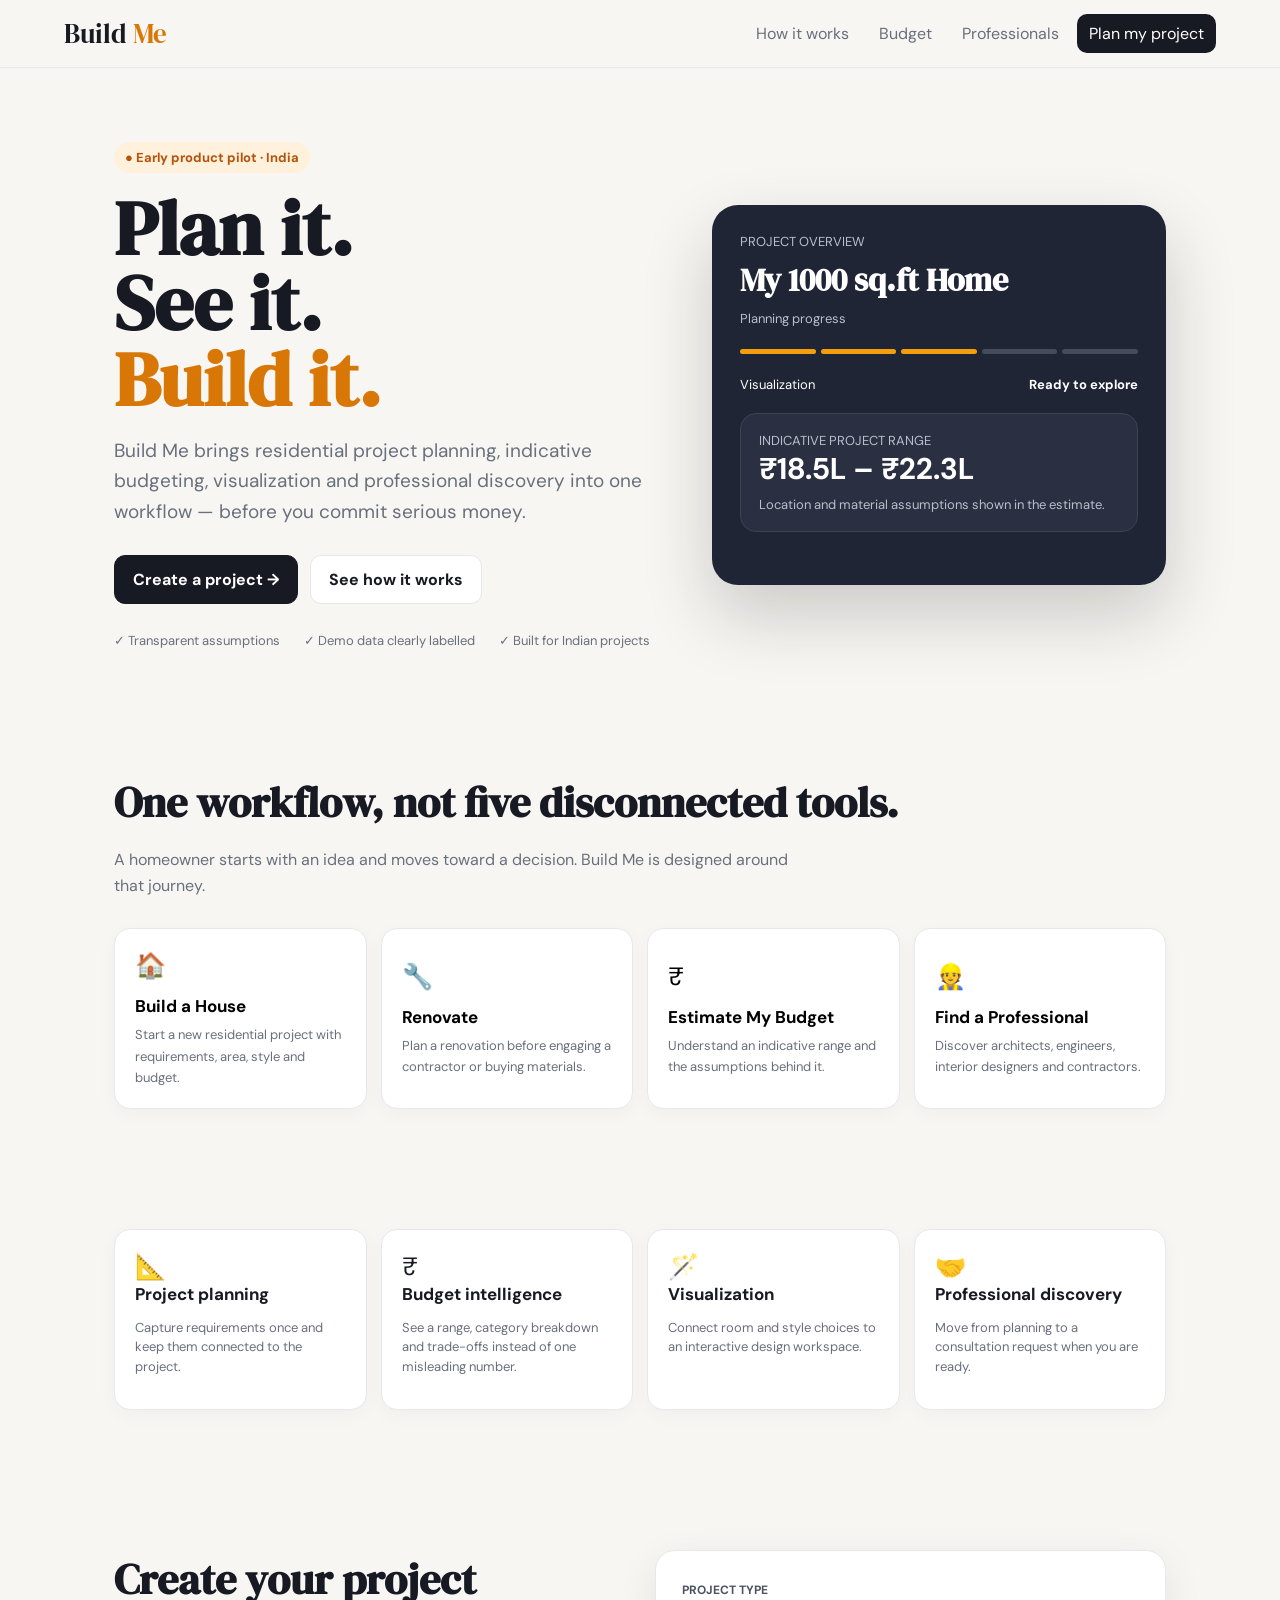
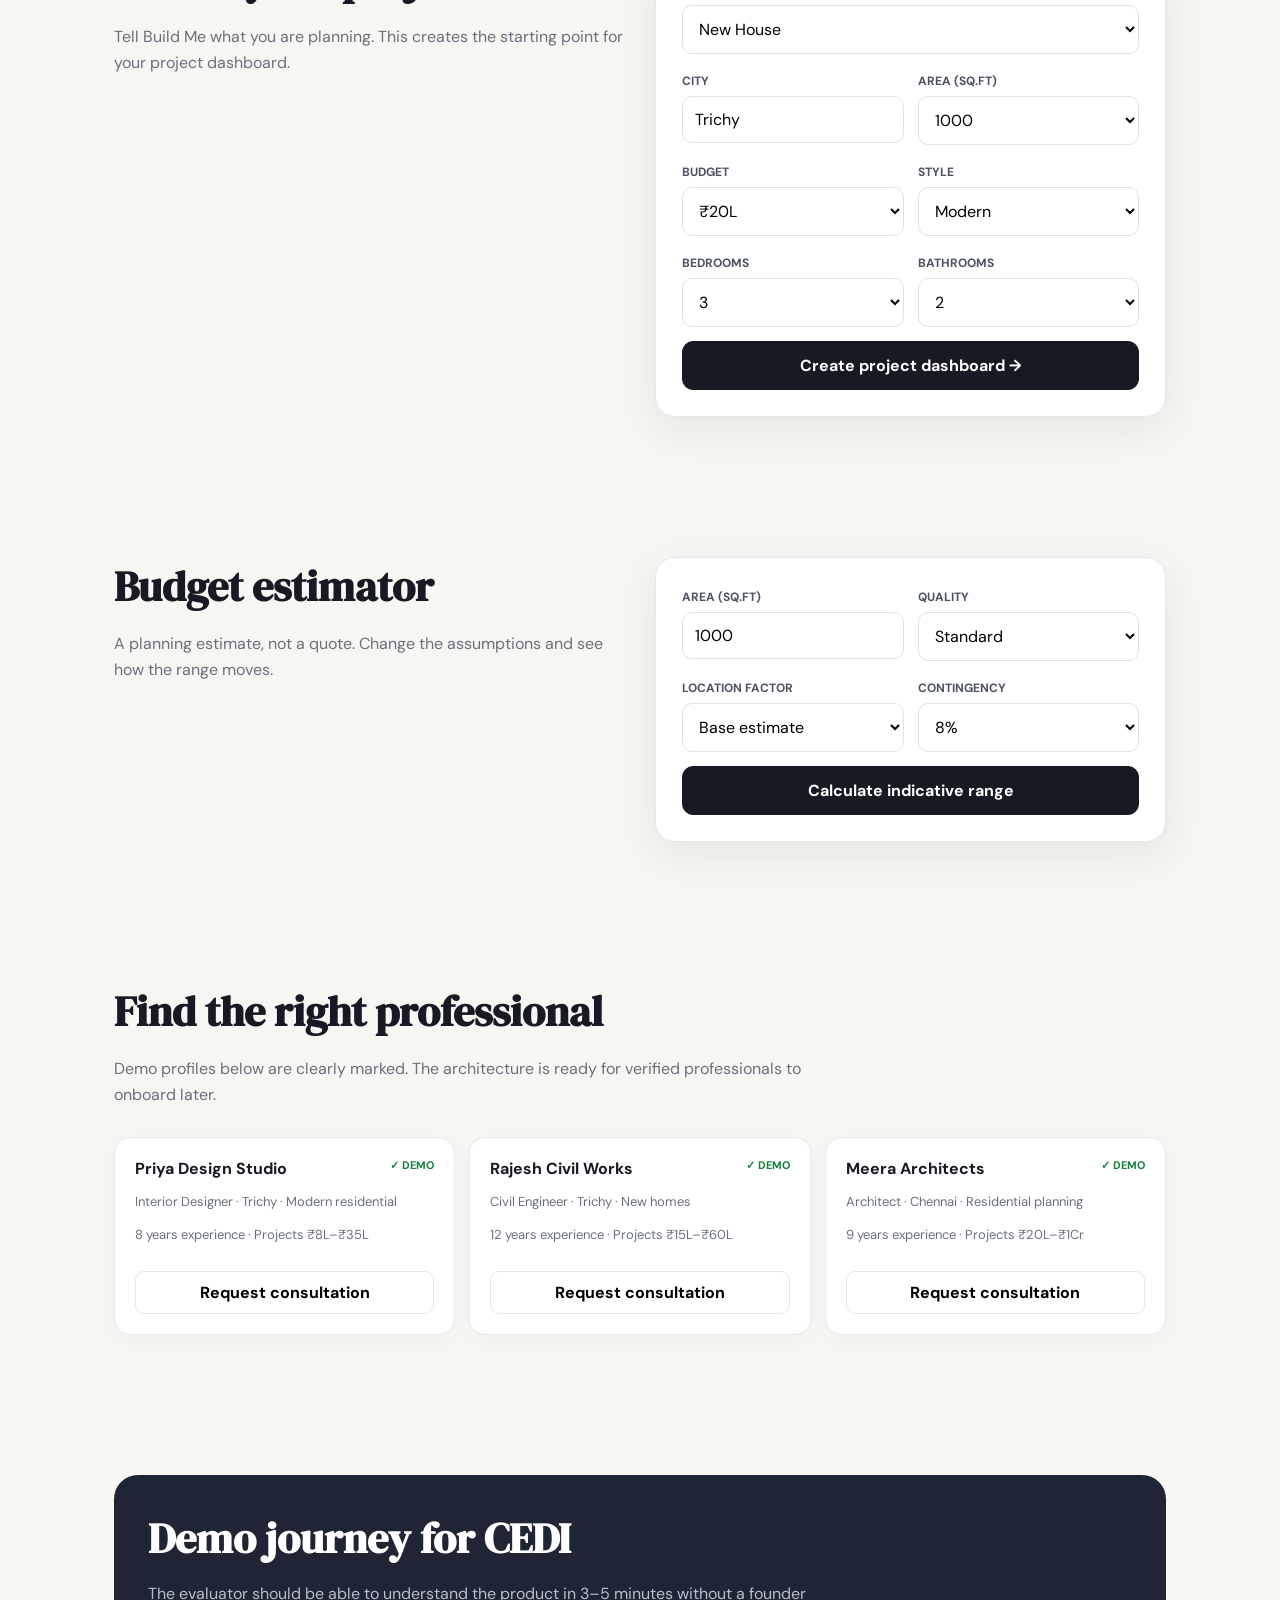
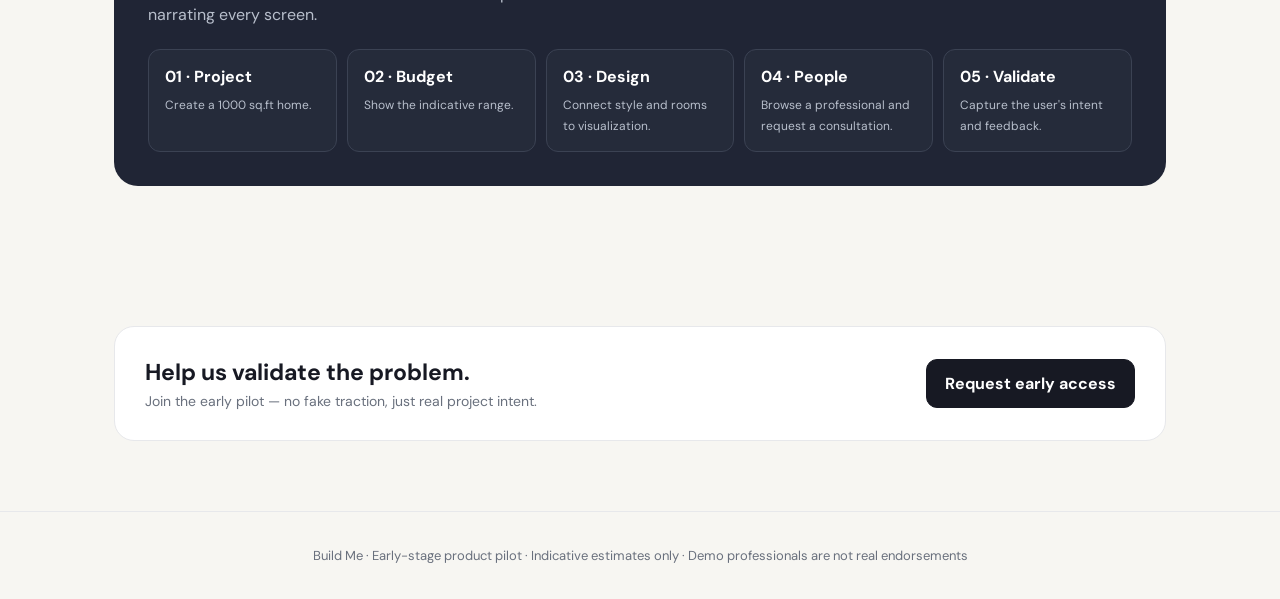
<file: index.html>
<!doctype html>
<html lang="en">
<head>
<meta charset="utf-8"><meta name="viewport" content="width=device-width,initial-scale=1">
<title>Build Me — Plan before you build</title>
<meta name="description" content="Build Me brings project planning, indicative budgeting, visualization and professional discovery into one workflow for Indian homeowners.">
<link rel="preconnect" href="https://fonts.googleapis.com"><link rel="preconnect" href="https://fonts.gstatic.com" crossorigin><link href="https://fonts.googleapis.com/css2?family=DM+Sans:wght@400;500;600;700&family=DM+Serif+Display&display=swap" rel="stylesheet">
<style>
:root{--ink:#171923;--muted:#69707d;--line:#e7e8eb;--paper:#f7f6f2;--card:#fff;--accent:#d97706;--accent2:#b45309;--green:#15803d;--navy:#202535;--radius:18px;--shadow:0 12px 40px rgba(23,25,35,.08)}*{box-sizing:border-box}html{scroll-behavior:smooth}body{margin:0;font-family:'DM Sans',sans-serif;color:var(--ink);background:var(--paper)}button,input,select,textarea{font:inherit}button{cursor:pointer}.nav{position:sticky;top:0;z-index:20;background:rgba(247,246,242,.94);backdrop-filter:blur(14px);border-bottom:1px solid var(--line);padding:14px 5vw;display:flex;align-items:center;justify-content:space-between}.brand{font-family:'DM Serif Display';font-size:27px}.brand span{color:var(--accent)}.navlinks{display:flex;gap:6px;align-items:center}.navlinks button{border:0;background:transparent;padding:9px 12px;border-radius:10px;color:var(--muted)}.navlinks button:hover{background:#eceae4;color:var(--ink)}.navlinks .primary{background:var(--ink);color:white}.hero{max-width:1180px;margin:auto;padding:74px 5vw 54px;display:grid;grid-template-columns:1.1fr .9fr;gap:44px;align-items:center}.eyebrow{display:inline-flex;gap:8px;align-items:center;font-size:13px;font-weight:700;color:var(--accent2);background:#fff1dc;padding:7px 11px;border-radius:99px}.hero h1{font-family:'DM Serif Display';font-size:clamp(48px,6vw,82px);line-height:.98;margin:18px 0}.hero h1 span{color:var(--accent)}.hero p{font-size:19px;line-height:1.6;color:var(--muted);max-width:650px}.actions{display:flex;gap:12px;flex-wrap:wrap;margin:28px 0}.btn{border:1px solid var(--ink);border-radius:11px;padding:13px 18px;background:var(--ink);color:white;font-weight:700}.btn.secondary{background:white;color:var(--ink);border-color:var(--line)}.trust{display:flex;gap:24px;flex-wrap:wrap;color:var(--muted);font-size:13px}.hero-card{background:var(--navy);color:white;border-radius:26px;padding:28px;box-shadow:0 30px 70px rgba(23,25,35,.2);min-height:380px}.hero-card .mini{color:#b8bfcc;font-size:13px}.progress{display:grid;grid-template-columns:repeat(5,1fr);gap:5px;margin:22px 0}.progress i{height:5px;background:#454b5b;border-radius:5px}.progress i.done{background:#f59e0b}.budget{background:#2a3041;border:1px solid #3b4253;border-radius:16px;padding:18px;margin-top:20px}.budget strong{font-size:30px}.section{max-width:1180px;margin:auto;padding:70px 5vw}.section h2{font-family:'DM Serif Display';font-size:42px;margin:0 0 10px}.sub{color:var(--muted);max-width:700px;line-height:1.6}.path-grid,.feature-grid,.pro-grid{display:grid;grid-template-columns:repeat(4,1fr);gap:14px;margin-top:30px}.choice,.feature,.pro{background:var(--card);border:1px solid var(--line);border-radius:16px;padding:20px;box-shadow:0 5px 20px rgba(0,0,0,.03)}.choice{min-height:150px;text-align:left}.choice b{display:block;font-size:17px;margin:13px 0 6px}.choice span,.feature p,.pro p{color:var(--muted);font-size:13px;line-height:1.5}.icon{font-size:25px}.feature{min-height:170px}.feature b{font-size:17px}.split{display:grid;grid-template-columns:1fr 1fr;gap:30px;align-items:start}.panel{background:white;border:1px solid var(--line);border-radius:20px;padding:26px;box-shadow:var(--shadow)}.formgrid{display:grid;grid-template-columns:1fr 1fr;gap:14px}label{font-size:12px;font-weight:700;color:#4b5260;display:block;margin:5px 0 7px}input,select,textarea{width:100%;border:1px solid #dfe1e6;background:#fff;border-radius:10px;padding:12px;outline:none}input:focus,select:focus,textarea:focus{border-color:var(--accent);box-shadow:0 0 0 3px #f59e0b22}.wide{grid-column:1/-1}.estimate{display:none;margin-top:20px;background:#f0fdf4;border:1px solid #bbf7d0;border-radius:15px;padding:20px}.estimate.show{display:block}.estimate .total{font-size:36px;font-weight:700}.breakdown{display:grid;grid-template-columns:1fr 1fr;gap:8px;margin-top:15px}.breakdown div{display:flex;justify-content:space-between;padding:9px;background:white;border-radius:8px;font-size:13px}.note{font-size:12px;color:var(--muted);margin-top:14px}.demo{background:var(--navy);color:white;border-radius:24px;padding:34px}.demo h2{color:white}.steps{display:grid;grid-template-columns:repeat(5,1fr);gap:10px;margin-top:24px}.step{padding:16px;border:1px solid #3b4253;border-radius:12px;background:#252b3a}.step strong{display:block;margin-bottom:6px}.step span{font-size:12px;color:#b8bfcc}.pro-grid{grid-template-columns:repeat(3,1fr)}.pro .top{display:flex;justify-content:space-between;gap:10px}.verified{font-size:11px;color:var(--green);font-weight:700}.pro button{margin-top:14px;width:100%;background:white;border:1px solid var(--line);padding:10px;border-radius:9px;font-weight:700}.cta{background:#fff;border:1px solid var(--line);border-radius:20px;padding:30px;display:flex;justify-content:space-between;gap:20px;align-items:center}.footer{padding:35px 5vw;border-top:1px solid var(--line);color:var(--muted);font-size:13px;text-align:center}.modal{position:fixed;inset:0;background:#11182788;display:none;place-items:center;z-index:50;padding:20px}.modal.show{display:grid}.modal-card{background:white;border-radius:18px;padding:25px;max-width:520px;width:100%;position:relative}.close{position:absolute;right:15px;top:12px;border:0;background:transparent;font-size:22px}.toast{position:fixed;right:22px;bottom:22px;background:var(--ink);color:white;padding:13px 17px;border-radius:10px;display:none;z-index:60}.toast.show{display:block}@media(max-width:850px){.hero,.split{grid-template-columns:1fr}.path-grid,.feature-grid{grid-template-columns:1fr 1fr}.pro-grid{grid-template-columns:1fr}.steps{grid-template-columns:1fr 1fr}.navlinks button:not(.primary){display:none}.hero{padding-top:45px}.hero-card{min-height:auto}}@media(max-width:560px){.path-grid,.feature-grid,.formgrid,.breakdown,.steps{grid-template-columns:1fr}.section h2{font-size:34px}.hero h1{font-size:50px}.cta{display:block}.cta .btn{margin-top:15px}}
</style>
</head>
<body>
<nav class="nav"><div class="brand">Build <span>Me</span></div><div class="navlinks"><button onclick="go('how')">How it works</button><button onclick="go('budget')">Budget</button><button onclick="go('professionals')">Professionals</button><button class="primary" onclick="go('start')">Plan my project</button></div></nav>
<header class="hero" id="start"><div><div class="eyebrow">● Early product pilot · India</div><h1>Plan it.<br>See it.<br><span>Build it.</span></h1><p>Build Me brings residential project planning, indicative budgeting, visualization and professional discovery into one workflow — before you commit serious money.</p><div class="actions"><button class="btn" onclick="go('project')">Create a project →</button><button class="btn secondary" onclick="go('how')">See how it works</button></div><div class="trust"><span>✓ Transparent assumptions</span><span>✓ Demo data clearly labelled</span><span>✓ Built for Indian projects</span></div></div><div class="hero-card"><div class="mini">PROJECT OVERVIEW</div><h2 style="font-family:'DM Serif Display';font-size:32px;margin:8px 0">My 1000 sq.ft Home</h2><div class="mini">Planning progress</div><div class="progress"><i class="done"></i><i class="done"></i><i class="done"></i><i></i><i></i></div><div style="display:flex;justify-content:space-between;font-size:13px"><span>Visualization</span><b>Ready to explore</b></div><div class="budget"><div class="mini">INDICATIVE PROJECT RANGE</div><strong>₹18.5L – ₹22.3L</strong><div class="mini" style="margin-top:8px">Location and material assumptions shown in the estimate.</div></div></div></header>
<section class="section" id="how"><h2>One workflow, not five disconnected tools.</h2><p class="sub">A homeowner starts with an idea and moves toward a decision. Build Me is designed around that journey.</p><div class="path-grid"><button class="choice" onclick="go('project')"><div class="icon">🏠</div><b>Build a House</b><span>Start a new residential project with requirements, area, style and budget.</span></button><button class="choice" onclick="go('project')"><div class="icon">🔧</div><b>Renovate</b><span>Plan a renovation before engaging a contractor or buying materials.</span></button><button class="choice" onclick="go('budget')"><div class="icon">₹</div><b>Estimate My Budget</b><span>Understand an indicative range and the assumptions behind it.</span></button><button class="choice" onclick="go('professionals')"><div class="icon">👷</div><b>Find a Professional</b><span>Discover architects, engineers, interior designers and contractors.</span></button></div></section>
<section class="section" style="padding-top:20px"><div class="feature-grid"><div class="feature"><div class="icon">📐</div><b>Project planning</b><p>Capture requirements once and keep them connected to the project.</p></div><div class="feature"><div class="icon">₹</div><b>Budget intelligence</b><p>See a range, category breakdown and trade-offs instead of one misleading number.</p></div><div class="feature"><div class="icon">🪄</div><b>Visualization</b><p>Connect room and style choices to an interactive design workspace.</p></div><div class="feature"><div class="icon">🤝</div><b>Professional discovery</b><p>Move from planning to a consultation request when you are ready.</p></div></div></section>
<section class="section" id="project"><div class="split"><div><h2>Create your project</h2><p class="sub">Tell Build Me what you are planning. This creates the starting point for your project dashboard.</p></div><div class="panel"><div class="formgrid"><div class="wide"><label>PROJECT TYPE</label><select id="ptype"><option>New House</option><option>Renovation</option><option>Interior Design</option><option>Single Room</option></select></div><div><label>CITY</label><input id="city" value="Trichy" placeholder="e.g. Trichy"></div><div><label>AREA (SQ.FT)</label><select id="area"><option>500</option><option>750</option><option selected>1000</option><option>1500</option><option>2000</option></select></div><div><label>BUDGET</label><select id="budget"><option>₹5L</option><option>₹10L</option><option selected>₹20L</option><option>₹30L+</option></select></div><div><label>STYLE</label><select id="style"><option>Modern</option><option>Minimal</option><option>Traditional</option><option>Contemporary</option><option>Luxury</option></select></div><div><label>BEDROOMS</label><select id="beds"><option>1</option><option>2</option><option selected>3</option><option>4</option></select></div><div><label>BATHROOMS</label><select id="baths"><option>1</option><option selected>2</option><option>3</option><option>4</option></select></div><div class="wide"><button class="btn" style="width:100%" onclick="createProject()">Create project dashboard →</button></div></div></div></div></section>
<section class="section" id="budget"><div class="split"><div><h2>Budget estimator</h2><p class="sub">A planning estimate, not a quote. Change the assumptions and see how the range moves.</p></div><div class="panel"><div class="formgrid"><div><label>AREA (SQ.FT)</label><input id="estArea" type="number" value="1000" min="200"></div><div><label>QUALITY</label><select id="quality"><option value="1400">Economy</option><option value="1800" selected>Standard</option><option value="2500">Premium</option></select></div><div><label>LOCATION FACTOR</label><select id="locationFactor"><option value=".95">Tier-2 / Tier-3 city</option><option value="1" selected>Base estimate</option><option value="1.15">Higher-cost metro</option></select></div><div><label>CONTINGENCY</label><select id="contingency"><option value=".08" selected>8%</option><option value=".1">10%</option><option value=".12">12%</option></select></div><div class="wide"><button class="btn" style="width:100%" onclick="estimate()">Calculate indicative range</button></div></div><div id="estimate" class="estimate"><div style="font-size:12px;color:var(--green);font-weight:700">INDICATIVE ESTIMATE</div><div class="total" id="total">₹18.5L – ₹22.3L</div><div class="breakdown" id="breakdown"></div><p class="note">Actual costs vary by city, design, material selection, labour rates, site conditions and professional fees. This estimate is for planning only.</p></div></div></div></section>
<section class="section" id="professionals"><h2>Find the right professional</h2><p class="sub">Demo profiles below are clearly marked. The architecture is ready for verified professionals to onboard later.</p><div class="pro-grid"><div class="pro"><div class="top"><b>Priya Design Studio</b><span class="verified">✓ DEMO</span></div><p>Interior Designer · Trichy · Modern residential</p><p>8 years experience · Projects ₹8L–₹35L</p><button onclick="consult('Priya Design Studio')">Request consultation</button></div><div class="pro"><div class="top"><b>Rajesh Civil Works</b><span class="verified">✓ DEMO</span></div><p>Civil Engineer · Trichy · New homes</p><p>12 years experience · Projects ₹15L–₹60L</p><button onclick="consult('Rajesh Civil Works')">Request consultation</button></div><div class="pro"><div class="top"><b>Meera Architects</b><span class="verified">✓ DEMO</span></div><p>Architect · Chennai · Residential planning</p><p>9 years experience · Projects ₹20L–₹1Cr</p><button onclick="consult('Meera Architects')">Request consultation</button></div></div></section>
<section class="section"><div class="demo"><h2>Demo journey for CEDI</h2><p style="color:#b8bfcc;max-width:700px">The evaluator should be able to understand the product in 3–5 minutes without a founder narrating every screen.</p><div class="steps"><div class="step"><strong>01 · Project</strong><span>Create a 1000 sq.ft home.</span></div><div class="step"><strong>02 · Budget</strong><span>Show the indicative range.</span></div><div class="step"><strong>03 · Design</strong><span>Connect style and rooms to visualization.</span></div><div class="step"><strong>04 · People</strong><span>Browse a professional and request a consultation.</span></div><div class="step"><strong>05 · Validate</strong><span>Capture the user's intent and feedback.</span></div></div></div></section>
<section class="section"><div class="cta"><div><h3 style="margin:0 0 5px;font-size:23px">Help us validate the problem.</h3><div style="color:var(--muted);font-size:14px">Join the early pilot — no fake traction, just real project intent.</div></div><button class="btn" onclick="openModal()">Request early access</button></div></section>
<footer class="footer">Build Me · Early-stage product pilot · Indicative estimates only · Demo professionals are not real endorsements</footer>
<div class="modal" id="modal"><div class="modal-card"><button class="close" onclick="closeModal()">×</button><h2 style="font-family:'DM Serif Display';margin-top:0">Join the early pilot</h2><p style="color:var(--muted);font-size:14px">Your response helps us learn which construction problems matter most.</p><div class="formgrid"><div><label>NAME</label><input id="wname"></div><div><label>EMAIL</label><input id="wemail" type="email"></div><div><label>CITY</label><input id="wcity"></div><div><label>PROJECT TYPE</label><select id="wtype"><option>New House</option><option>Renovation</option><option>Interior Design</option></select></div><div><label>APPROX. BUDGET</label><input id="wbudget" placeholder="e.g. ₹20L"></div><div><label>TIMELINE</label><input id="wtime" placeholder="e.g. 6 months"></div><div class="wide"><label>WHAT IS HARDEST TODAY?</label><textarea id="wproblem" rows="3" placeholder="Finding professionals, estimating cost, visualizing, etc."></textarea></div><div class="wide"><button class="btn" style="width:100%" onclick="submitWaitlist()">Submit pilot interest</button></div></div></div></div>
<div class="toast" id="toast"></div>
<script>
const $=id=>document.getElementById(id);function go(id){$(id)?.scrollIntoView({behavior:'smooth',block:'start'})}function toast(t){$('toast').textContent=t;$('toast').classList.add('show');setTimeout(()=>$('toast').classList.remove('show'),3200)}
function createProject(){const p={type:$('ptype').value,city:$('city').value||'India',area:+$('area').value,budget:$('budget').value,style:$('style').value,beds:+$('beds').value,baths:+$('baths').value,createdAt:new Date().toISOString()};localStorage.setItem('buildme_project',JSON.stringify(p));$('estArea').value=p.area;go('budget');toast('Project created — now review your indicative budget.')}function estimate(){const a=Math.max(200,+$('estArea').value||0),r=+$('quality').value,f=+$('locationFactor').value,c=+$('contingency').value,base=a*r*f,low=base*(1+c*.55),high=base*(1+c*1.15);$('total').textContent=`₹${(low/100000).toFixed(1)}L – ₹${(high/100000).toFixed(1)}L`;const items=[['Civil & structure',.42],['Materials & finishes',.20],['Electrical + plumbing',.12],['Kitchen + bathrooms',.10],['Labour',.09],['Professional + other',.07]];$('breakdown').innerHTML=items.map(([n,p])=>`<div><span>${n}</span><b>₹${(base*p/100000).toFixed(1)}L</b></div>`).join('');$('estimate').classList.add('show');localStorage.setItem('buildme_last_estimate',JSON.stringify({a,r,f,c,low,high}));toast('Estimate updated with transparent assumptions.')}function consult(name){$('wproblem').value=`I am interested in consulting ${name}.`;openModal();toast('Consultation intent captured for the pilot.')}function openModal(){$('modal').classList.add('show')}function closeModal(){$('modal').classList.remove('show')}function submitWaitlist(){const data={name:$('wname').value,email:$('wemail').value,city:$('wcity').value,type:$('wtype').value,budget:$('wbudget').value,timeline:$('wtime').value,problem:$('wproblem').value,submittedAt:new Date().toISOString()};if(!data.name||!data.email||!data.city){toast('Please add your name, email and city.');return}const list=JSON.parse(localStorage.getItem('buildme_waitlist')||'[]');list.push(data);localStorage.setItem('buildme_waitlist',JSON.stringify(list));closeModal();toast('Thanks — your early pilot interest is saved locally for this MVP.')}window.addEventListener('load',()=>{const p=JSON.parse(localStorage.getItem('buildme_project')||'null');if(p){$('city').value=p.city;$('area').value=p.area;$('style').value=p.style;$('beds').value=p.beds;$('baths').value=p.baths;$('budget').value=p.budget;$('ptype').value=p.type;$('estArea').value=p.area}});
</script>
</body></html>
</file>
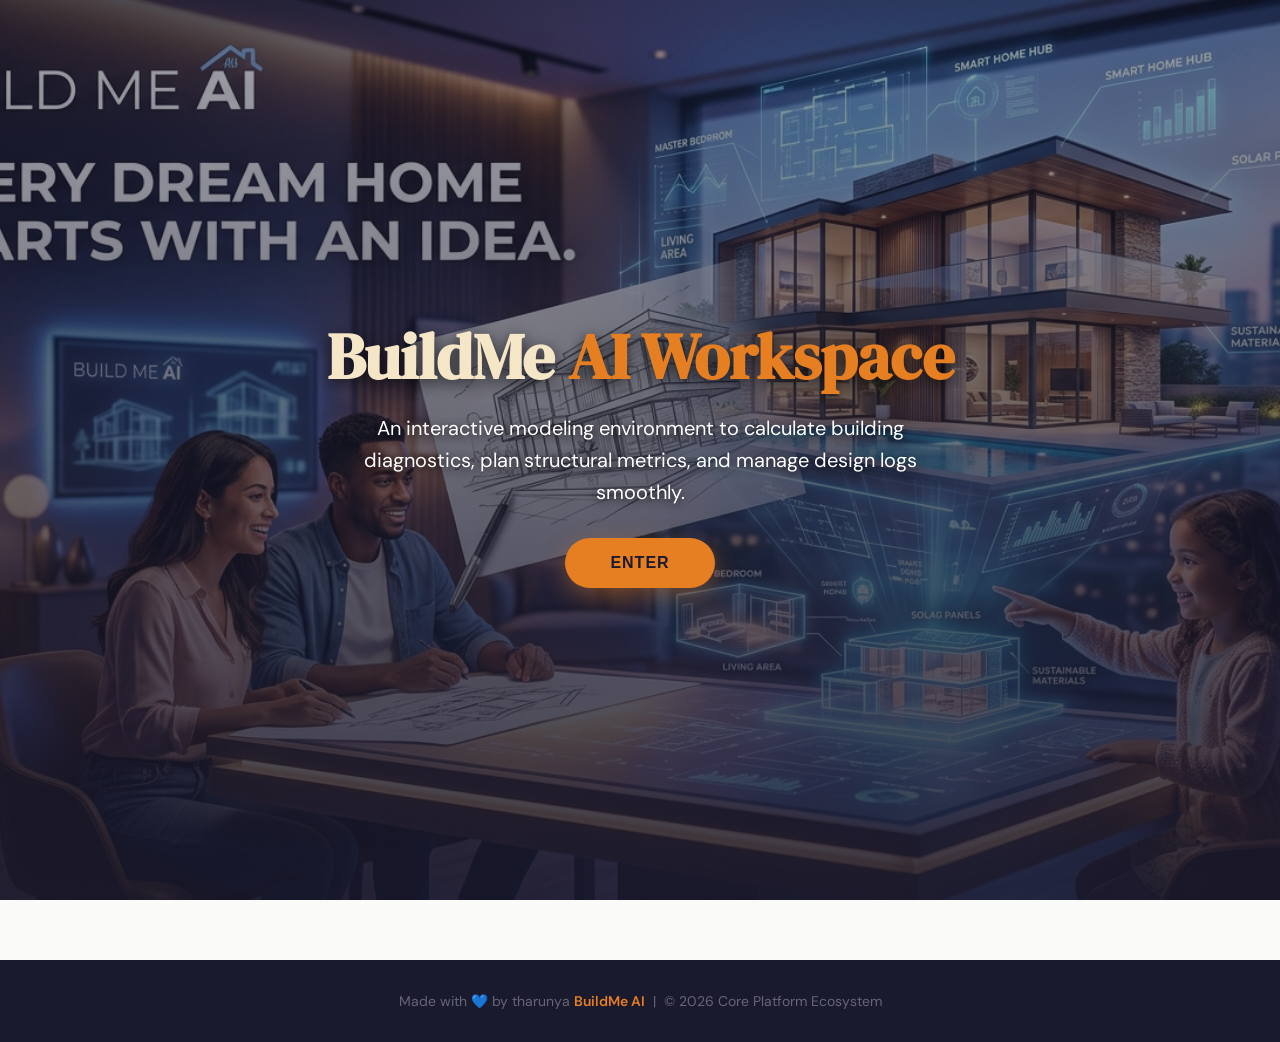
<file: geminiverse.html>
<!DOCTYPE html>
<html lang="en">
<head>
  <meta charset="UTF-8" />
  <meta name="viewport" content="width=device-width, initial-scale=1.0"/>
  <title>Build Me AI – Home Construction Platform</title>
  <link href="https://fonts.googleapis.com/css2?family=DM+Sans:wght@300;400;500;600&family=DM+Serif+Display&display=swap" rel="stylesheet"/>
  <style>
    :root {
      --brick: #c0392b;
      --sand: #f5e6c8;
      --charcoal: #1a1a2e;
      --steel: #2c3e50;
      --cement: #7f8c8d;
      --gold: #e67e22;
      --lime: #27ae60;
      --sky: #2980b9;
      --white: #fafaf8;
      --card-bg: #ffffff;
      --shadow: 0 8px 32px rgba(26,26,46,0.12);
      --radius: 16px;
    }

    * { box-sizing: border-box; margin: 0; padding: 0; }

    body {
      font-family: 'DM Sans', sans-serif;
      background: var(--white);
      color: var(--charcoal);
      overflow-x: hidden;
    }

    /* ── WELCOME FULL-SCREEN OVERLAY ── */
    #welcomePoster {
      position: fixed;
      top: 0; left: 0; width: 100%; height: 100vh;
      background: linear-gradient(rgba(26,26,46,0.4), rgba(26,26,46,0.85)), 
                  url('Gemini_Generated_Image_3etvt3etvt3etvt3.png') center/cover no-repeat;
      z-index: 10000;
      display: flex;
      flex-direction: column;
      align-items: center;
      justify-content: center;
      color: var(--white);
      text-align: center;
      padding: 20px;
      transition: opacity 0.5s ease, visibility 0.5s;
    }
    #welcomePoster h1 {
      font-family: 'DM Serif Display', serif;
      font-size: clamp(36px, 5vw, 64px);
      color: var(--sand);
      margin-bottom: 12px;
      text-shadow: 0 4px 15px rgba(0,0,0,0.7);
    }
    #welcomePoster h1 span { color: var(--gold); }
    #welcomePoster p {
      font-size: clamp(16px, 1.8vw, 20px);
      color: #fff;
      max-width: 600px;
      margin-bottom: 30px;
      line-height: 1.6;
      text-shadow: 0 2px 10px rgba(0,0,0,0.8);
    }
    #welcomePoster .enter-btn {
      padding: 16px 45px;
      font-size: 16px;
      font-weight: 600;
      background: var(--gold);
      color: var(--charcoal);
      border: none;
      border-radius: 50px;
      cursor: pointer;
      box-shadow: 0 8px 25px rgba(230,126,34,0.4);
      transition: all 0.2s ease;
      text-transform: uppercase;
      letter-spacing: 1px;
    }
    #welcomePoster .enter-btn:hover {
      background: #f39c12;
      transform: scale(1.05);
    }

    /* ── MUSIC BAR CONTROL ── */
    .music-control {
      background: rgba(255, 255, 255, 0.1) !important;
      color: var(--sand) !important;
      font-size: 16px !important;
      padding: 7px 12px !important;
      border-radius: 50% !important;
      display: flex;
      align-items: center;
      justify-content: center;
      border: 1px solid rgba(245,230,200,0.3) !important;
    }
    .music-control:hover {
      background: var(--gold) !important;
      color: var(--charcoal) !important;
    }

    /* ── NAVIGATION ARCHITECTURE ── */
    nav {
      position: fixed; top: 0; left: 0; right: 0; z-index: 100;
      display: flex; align-items: center; justify-content: space-between;
      padding: 18px 40px;
      background: rgba(26,26,46,0.95);
      backdrop-filter: blur(12px);
    }
    .nav-logo {
      font-family: 'DM Serif Display', serif;
      font-size: 26px; color: var(--sand);
      letter-spacing: -0.5px;
    }
    .nav-logo span { color: var(--gold); }
    .nav-links { display: flex; align-items: center; gap: 8px; flex-wrap: wrap; }
    .nav-links button {
      background: transparent; border: none; color: #bbb;
      font-family: 'DM Sans', sans-serif; font-size: 13px;
      padding: 7px 14px; border-radius: 8px; cursor: pointer;
      transition: all 0.2s;
    }
    .nav-links button:hover, .nav-links button.active {
      background: var(--gold); color: var(--charcoal); font-weight: 600;
    }
    #loginBtn {
      background: var(--brick) !important; color: white !important;
      border-radius: 8px !important;
    }

    /* ── PAGES MANAGEMENT ── */
    .page { display: none; padding-top: 80px; min-height: 100vh; }
    .page.active { display: block; animation: fadeIn 0.4s ease; }
    @keyframes fadeIn { from { opacity:0; transform:translateY(12px); } to { opacity:1; transform:translateY(0); } }

    /* ── HERO WORKSPACE SYSTEM ── */
    #home {
      color: var(--white); position: relative; overflow: hidden;
      display: flex; flex-direction: column; align-items: center; justify-content: center;
      min-height: 100vh; text-align: center; 
      padding: 240px 40px 60px; 
      background-color: #01040a;
    }
    .hero-bg {
      position: absolute; inset: 0;
      background-image: url('Gemini_Generated_Image_3etvt3etvt3etvt3.png');
      background-size: cover; background-position: center;
      z-index: 1; opacity: 0;
      transform: scale(1.15);
    }
    .hero-bg.animate {
      animation: cinematicReveal 2s cubic-bezier(0.25, 1, 0.5, 1) forwards;
    }
    .grid-overlay {
      position: absolute; inset: 0;
      background-image: linear-gradient(rgba(0, 242, 254, 0.03) 1px, transparent 1px),
                        linear-gradient(90deg, rgba(0, 242, 254, 0.03) 1px, transparent 1px);
      background-size: 40px 40px; background-position: center;
      z-index: 2; opacity: 1;
    }
    .scan-line {
      position: absolute; top: 0; left: -100%; width: 50%; height: 100%;
      background: linear-gradient(to right, transparent, rgba(0, 212, 255, 0.15), rgba(0, 212, 255, 0.3), transparent);
      z-index: 3; pointer-events: none; transform: skewX(-25deg);
      animation: cyberScan 4s ease-in-out infinite;
    }
    .hero-content-wrapper { position: relative; z-index: 4; max-width: 900px; margin: 0 auto; }

    @keyframes cinematicReveal {
      0% { opacity: 0; transform: scale(1.1); filter: brightness(0.4); }
      100% { opacity: 0.8; transform: scale(1); filter: brightness(0.8); }
    }
    @keyframes cyberScan { 0% { left: -150%; } 50% { left: 150%; } 100% { left: 150%; } }

    #home h1 {
      font-family: 'DM Serif Display', serif;
      font-size: clamp(40px, 7vw, 80px); line-height: 1.1;
      color: var(--sand); text-shadow: 0 4px 12px rgba(0,0,0,0.8);
    }
    #home h1 span { color: var(--gold); }
    #home p {
      font-size: clamp(16px, 2.5vw, 20px); color: #fff; max-width: 560px;
      margin: 20px auto 40px; line-height: 1.7; text-shadow: 0 2px 8px rgba(0,0,0,0.9);
    }
    .hero-btns { display: flex; gap: 16px; flex-wrap: wrap; justify-content: center; }
    .btn {
      padding: 14px 32px; border-radius: 50px; font-weight: 600; font-size: 15px;
      cursor: pointer; border: none; transition: all 0.25s; font-family: 'DM Sans', sans-serif;
    }
    .btn-primary { background: var(--gold); color: var(--charcoal); }
    .btn-primary:hover { background: #f39c12; transform: translateY(-2px); box-shadow: 0 8px 24px rgba(230,126,34,0.4); }
    .btn-secondary { background: rgba(0,0,0,0.6); color: var(--sand); border: 2px solid rgba(245,230,200,0.6); backdrop-filter: blur(4px); }
    .btn-secondary:hover { background: rgba(245,230,200,0.2); transform: translateY(-2px); }

    .hero-stats {
      display: flex; gap: 40px; margin-top: 60px; flex-wrap: wrap; justify-content: center;
      background: rgba(26,26,46,0.85); padding: 20px 40px; border-radius: 50px; backdrop-filter: blur(8px);
      border: 1px solid rgba(255,255,255,0.1);
    }
    .stat { text-align: center; }
    .stat-num { font-family: 'DM Serif Display', serif; font-size: 36px; color: var(--gold); }
    .stat-label { font-size: 13px; color: #ccddee; margin-top: 4px; }

    /* ── SECTIONS WRAPPERS ── */
    .section { padding: 70px 40px; max-width: 1100px; margin: auto; }
    .section-title { font-family: 'DM Serif Display', serif; font-size: 36px; color: var(--charcoal); margin-bottom: 8px; }
    .section-sub { color: var(--cement); font-size: 16px; margin-bottom: 40px; }

    /* ── FORM BOXES ── */
    .form-box {
      background: var(--card-bg); border-radius: var(--radius);
      box-shadow: var(--shadow); padding: 36px; max-width: 640px;
      border: 1px solid rgba(0,0,0,0.05); margin-bottom: 25px;
    }
    .form-box h3 { font-family: 'DM Serif Display', serif; font-size: 24px; margin-bottom: 20px; }
    .form-row { display: grid; grid-template-columns: 1fr 1fr; gap: 16px; }
    label { display: block; font-size: 13px; font-weight: 600; color: var(--steel); margin-bottom: 6px; margin-top: 14px; }
    input, select {
      width: 100%; padding: 12px 16px; border: 1.5px solid #e0e0e0;
      border-radius: 10px; font-size: 14px; font-family: 'DM Sans', sans-serif;
      transition: border-color 0.2s; outline: none; color: var(--charcoal);
      background: #fafafa;
    }
    input:focus, select:focus { border-color: var(--gold); background: white; }
    
    .submit-btn {
      margin-top: 20px; padding: 13px 28px; background: var(--charcoal); color: white;
      border: none; border-radius: 10px; font-size: 15px; font-weight: 600;
      cursor: pointer; font-family: 'DM Sans', sans-serif; transition: all 0.2s; width: 100%;
    }
    .submit-btn:hover { background: var(--gold); color: var(--charcoal); transform: translateY(-1px); }
    
    /* DIRECTORY ROWS */
    .eng-card {
      background: white; border-radius: var(--radius); padding: 20px 24px;
      border-left: 5px solid var(--lime); box-shadow: var(--shadow);
      margin-bottom: 16px; display: flex; justify-content: space-between; align-items: center;
      flex-wrap: wrap; gap: 12px;
    }
    .eng-info h4 { font-size: 17px; font-weight: 600; }
    .eng-info p { font-size: 13px; color: var(--cement); margin-top: 4px; }
    .eng-badges { display: flex; gap: 8px; margin-top: 8px; flex-wrap: wrap; }
    .badge { padding: 4px 10px; border-radius: 20px; font-size: 11px; font-weight: 700; }
    .badge-green { background: #d4f5e2; color: #145a32; }
    .badge-blue { background: #d6eaf8; color: #1a5276; }
    .badge-orange { background: #fde8d1; color: #7d5a00; }
    .contact-btn {
      padding: 9px 20px; background: var(--sky); color: white; border: none;
      border-radius: 8px; font-size: 13px; font-weight: 600; cursor: pointer;
      transition: background 0.2s;
    }
    .contact-btn:hover { background: #1f618d; }

    /* ESTIMATOR OUTS */
    .est-result-grid { display: grid; grid-template-columns: repeat(auto-fill, minmax(180px, 1fr)); gap: 16px; margin-top: 20px; }
    .est-item {
      background: white; border-radius: 12px; padding: 18px 16px; text-align: center;
      border: 1px solid #eee; box-shadow: 0 2px 8px rgba(0,0,0,0.05);
    }
    .est-item .qty { font-family: 'DM Serif Display', serif; font-size: 26px; color: var(--brick); }
    .est-item .unit { font-size: 12px; color: var(--cement); }
    .est-item .mat { font-size: 14px; font-weight: 600; margin-top: 4px; }

    /* DECOR OBJECTS */
    .decor-card { background: white; border-radius: var(--radius); padding: 24px; box-shadow: var(--shadow); border: 1px solid rgba(0,0,0,0.05); }
    .color-swatches { display: flex; gap: 10px; margin: 16px 0; }
    .swatch { width: 44px; height: 44px; border-radius: 10px; border: 2px solid rgba(0,0,0,0.08); }
    .furniture-list { display: grid; grid-template-columns: repeat(auto-fill, minmax(180px, 1fr)); gap: 12px; margin-top: 16px; }
    .furn-item { background: #fafafa; border: 1px solid #eee; border-radius: 10px; padding: 12px 14px; font-size: 13px; display: flex; align-items: center; gap: 10px; }

    /* SHOPS AREA */
    .shop-card {
      background: white; border-radius: var(--radius); padding: 20px 24px;
      border: 1px solid #eee; box-shadow: var(--shadow); margin-bottom: 16px;
      display: flex; justify-content: space-between; align-items: center; flex-wrap: wrap; gap: 12px;
    }
    .stars { color: #f39c12; }

    /* CANVAS BLUEPRINTS */
    .layout-canvas-wrap { background: #111424; border-radius: var(--radius); overflow: hidden; padding: 10px; }
    canvas#layoutCanvas { display: block; width: 100%; background: #0c0f1d; border-radius: 8px; }
    .room-controls { display: flex; gap: 10px; flex-wrap: wrap; margin-bottom: 16px; }
    .room-btn {
      padding: 8px 16px; border-radius: 8px; border: 1.5px solid #ddd;
      background: white; font-family: 'DM Sans', sans-serif; font-size: 13px;
      font-weight: 600; cursor: pointer; transition: all 0.2s;
    }
    .room-btn:hover { background: var(--charcoal); color: white; }

    /* TABS */
    .tabs { display: flex; gap: 4px; background: #f0f0f0; border-radius: 12px; padding: 4px; width: fit-content; margin-bottom: 28px; }
    .tab {
      padding: 9px 20px; border-radius: 9px; font-size: 14px; font-weight: 600;
      cursor: pointer; border: none; background: transparent; color: var(--cement);
    }
    .tab.active { background: white; color: var(--charcoal); box-shadow: 0 2px 8px rgba(0,0,0,0.1); }
    .tab-content { display: none; }
    .tab-content.active { display: block; }

    .toast {
      position: fixed; bottom: 30px; right: 30px; z-index: 99999;
      background: var(--charcoal); color: white; padding: 14px 24px;
      border-radius: 12px; font-size: 14px; font-weight: 600; box-shadow: 0 8px 24px rgba(0,0,0,0.25);
      transform: translateY(80px); opacity: 0; transition: all 0.4s; pointer-events: none;
    }
    .toast.show { transform: translateY(0); opacity: 1; }
    .result-box { margin-top: 24px; background: #f0f7ff; border-left: 4px solid var(--sky); padding: 18px 20px; border-radius: 10px; }
    .result-box.success { background: #f0fff5; border-color: var(--lime); }
    
    footer { background: var(--charcoal); color: #667; text-align: center; padding: 32px; font-size: 14px; margin-top: 60px; }
    footer span { color: var(--gold); font-weight: 600; }
  </style>
</head>
<body>

<div id="welcomePoster">
  <h1>BuildMe <span>AI Workspace</span></h1>
  <p>An interactive modeling environment to calculate building diagnostics, plan structural metrics, and manage design logs smoothly.</p>
  <button class="enter-btn" onclick="initializeWorkspace()">Enter </button>
</div>

<audio id="bgMusic" loop src="The_Velvet_Hour.mp3"></audio>

<nav>
  <div class="nav-logo">BuildMe<span>AI</span> 🏗️</div>
  <div class="nav-links">
    <button class="music-control" id="musicToggleBtn" onclick="toggleMusic()" title="Mute/Unmute Audio Layout">🔇</button>
    <button class="active" onclick="showPage('home',this)">Home</button>
    <button onclick="showPage('find-engineer',this)">Find Engineers</button>
    <button onclick="showPage('estimator',this)">Estimator</button>
    <button onclick="showPage('decor',this)">Decor Ideas</button>
    <button onclick="showPage('shops',this)">Shops</button>
    <button onclick="showPage('layout',this)">3D Layout</button>
    <button id="loginBtn" onclick="showPage('login',this)">Login</button>
  </div>
</nav>

<div id="home" class="page active">
  <div class="grid-overlay"></div>
  <div class="hero-bg" id="animatedHeroBg"></div>
  <div class="scan-line"></div>
  
  <div class="hero-content-wrapper">
    <h3>Every Dream Home<br><span>Starts With An Idea.</span></h3>
    
    <div class="hero-btns">
      <button class="btn btn-primary" onclick="showPage('find-engineer',null)">Browse Engineers →</button>
      <button class="btn btn-secondary" onclick="showPage('layout',null)">Open Studio Builder</button>
    </div>
    <div class="hero-stats">
      <div class="stat"><div class="stat-num">8 Active</div><div class="stat-label">Civil Experts</div></div>
      <div class="stat"><div class="stat-num">2,420</div><div class="stat-label">Queries Processed</div></div>
      <div class="stat"><div class="stat-num">99.7%</div><div class="stat-label">Precision Log</div></div>
    </div>
  </div>
</div>

<div id="find-engineer" class="page">
  <div class="section">
    <div class="section-title">👷 Directory Services</div>
    <div class="section-sub">Filter engineers and consultants by location and field specialties.</div>

    <div class="tabs">
      <button class="tab active" onclick="switchTab('eng','search',this)">Search Engineers</button>
      <button class="tab" onclick="switchTab('eng','post',this)">Publish Requirements</button>
    </div>

    <div id="eng-search" class="tab-content active">
      <div class="form-box" style="max-width:100%;">
        <div class="form-row">
          <div><label>Regional Location</label><input type="text" id="fCity" placeholder="e.g. Chennai, Delhi, Mumbai, Bangalore"/></div>
          <div>
            <label>Field Specialization</label>
            <select id="fSpec">
              <option value="">All Fields</option>
              <option>Residential</option>
              <option>Commercial</option>
              <option>Interior Design</option>
              <option>Structural</option>
            </select>
          </div>
        </div>
        <div class="form-row">
          <div><label>Ceiling Budget Assignment: <span id="budgetVal">₹5,00,000</span></label><input type="range" id="fBudget" min="50000" max="500000" step="10000" value="500000" oninput="updateBudgetLabel()"/></div>
          <div>
            <label>Feedback Target</label>
            <select id="fRating"><option value="0">Show All Ratings</option><option value="4.5">4.5★ or superior</option></select>
          </div>
        </div>
        <button class="submit-btn" onclick="searchEngineEngineers()">Run Filter Query</button>
      </div>
      <div id="engResults" style="margin-top: 25px;"></div>
    </div>

    <div id="eng-post" class="tab-content">
      <div class="form-box">
        <h3>📤 Broadcast Specifications</h3>
        <label>Concept Scope Title</label><input type="text" placeholder="e.g. Modern Residential Foundation setup"/>
        <label>Structural Dimensions Overview</label><input type="text" placeholder="Provide raw measurements..."/>
        <button class="submit-btn" onclick="showToast('Project variables published to system array.')">Broadcast Post</button>
      </div>
    </div>
  </div>
</div>

<div id="estimator" class="page">
  <div class="section">
    <div class="section-title">🧱 Material Yield Estimation Engine</div>
    <div class="section-sub">Derive raw material allocations instantly matching layout bounds.</div>
    <div class="form-box">
      <h3>Footprint Bounds</h3>
      <div class="form-row">
        <div><label>Length (ft)</label><input type="number" id="estLen" value="50"/></div>
        <div><label>Width (ft)</label><input type="number" id="estWid" value="40"/></div>
      </div>
      <div class="form-row">
        <div><label>Floors Stack Count</label><input type="number" id="estFloors" value="1" min="1"/></div>
        <div>
          <label>Finishing Grade Specs</label>
          <select id="estType">
            <option value="standard">Standard Level (₹1,800/sq.ft)</option>
            <option value="premium">Premium Level (₹2,500/sq.ft)</option>
            <option value="economy">Economy Level (₹1,400/sq.ft)</option>
          </select>
        </div>
      </div>
      <button class="submit-btn" onclick="calcMaterials()">Compute Metrics</button>
    </div>
    <div id="estResults"></div>
  </div>
</div>

<div id="decor" class="page">
  <div class="section">
    <div class="section-title">🎨 AI Decor Palette Matrix</div>
    <div class="section-sub">Generate room maps, track setups, and paint swatches using design models.</div>
    <div class="form-box">
      <div class="form-row">
        <div>
          <label>Target Area</label>
          <select id="dRoom"><option>Living Room</option><option>Master Suite Bedroom</option><option>Modular Culinary Kitchen</option></select>
        </div>
        <div>
          <label>Theme Filter Profile</label>
          <select id="dStyle"><option>Modern Luxury</option><option>Scandinavian Minimalist</option><option>Industrial Raw Tech</option></select>
        </div>
      </div>
      <button class="submit-btn" onclick="getDecor()">Synthesize Design Ideas</button>
    </div>
    <div id="decorOut"></div>
  </div>
</div>

<div id="shops" class="page">
  <div class="section">
    <div class="section-title">🛍️ Hub Supply Chains</div>
    <div class="section-sub">Connect with audited building yards and material outlets.</div>
    <div id="shopsContainer"></div>
  </div>
</div>

<div id="layout" class="page">
  <div class="section">
    <div class="section-title">📐 Blueprint Studio & Spatial Engine</div>
    <div class="section-sub">Assemble structural blueprints and map modules across isometric spaces.</div>
    <div class="form-row" style="max-width:700px;">
      <div><label>Zone Designation</label><input type="text" id="rName" value="Master Suite"/></div>
      <div><label>Horizontal Dimension (ft)</label><input type="number" id="rW" value="16"/></div>
      <div><label>Vertical Dimension (ft)</label><input type="number" id="rL" value="14"/></div>
    </div>
    <div class="room-controls" style="margin-top:15px;">
      <button class="room-btn" onclick="addRoom()">+ Append Studio Module</button>
      <button class="room-btn" onclick="toggle3D()">Swap to 3D Viewport Mode</button>
    </div>
    <div class="layout-canvas-wrap">
      <canvas id="layoutCanvas" width="900" height="400"></canvas>
    </div>
  </div>
</div>

<div id="login" class="page">
  <div class="section">
    <div class="form-box">
      <h3>System Portal Node</h3>
      <label>Workspace Username Identification</label><input type="text" placeholder="username@domain.com"/>
      <label>Vault Passkey Keyphrase</label><input type="password" placeholder="••••••••"/>
      <button class="submit-btn" onclick="showToast('Token valid. Access logs synced.')">Connect Credentials</button>
    </div>
  </div>
</div>

<div class="toast" id="toast"></div>
<footer>Made with 💙 by tharunya <span>BuildMe AI</span> &nbsp;|&nbsp; © 2026 Core Platform Ecosystem</footer>

<script>
  // EXPANDED DIRECTORY ARCHIVE (MORE ENGINEERS ADDED)
  const directoryPool = [
    { name: "Er. Rajesh Kumar", city: "Chennai", spec: "Residential", fee: 45000, rating: 4.8, exp: 12 },
    { name: "Er. Amit Sharma", city: "Delhi", spec: "Commercial", fee: 120000, rating: 4.6, exp: 10 },
    { name: "Er. Priya Desai", city: "Mumbai", spec: "Interior Design", fee: 35000, rating: 4.9, exp: 8 },
    { name: "Er. Vikram Singh", city: "Chennai", spec: "Structural", fee: 95000, rating: 4.4, exp: 15 },
    { name: "Er. Rohan Hegde", city: "Bangalore", spec: "Structural", fee: 110000, rating: 4.8, exp: 14 },
    { name: "Er. Meera Joshi", city: "Mumbai", spec: "Residential", fee: 60000, rating: 4.7, exp: 9 },
    { name: "Er. Nitin Malhotra", city: "Delhi", spec: "Interior Design", fee: 40000, rating: 4.5, exp: 7 },
    { name: "Er. Ananya Rao", city: "Bangalore", spec: "Commercial", fee: 135000, rating: 4.9, exp: 11 }
  ];

  // EXPANDED REGIONAL SUPPLIER OUTLETS DATA ARRAY
  const supplyShopsPool = [
    { name: "Alpha Aggregates & Cement Hub", desc: "Industrial Estate Zone Alpha", rating: "★★★★★" },
    { name: "Apex Structural Steel Corp", desc: "Logistics Sector Port Road", rating: "★★★★☆" },
    { name: "Metropolitan Lumber & Timber Yards", desc: "West Timber Precinct Bypass", rating: "★★★★★" },
    { name: "Beacon Electricals & Conduits", desc: "Central Electric Bazaar Alley 4", rating: "★★★★☆" },
    { name: "Heritage Ceramic Tiles & Granite", desc: "Marble Complex Highway Junction", rating: "★★★★★" },
    { name: "BlueSky Ready-Mix Concrete Inc.", desc: "Outer Ring Industrial Circle Block B", rating: "★★★★☆" }
  ];

  let structuralModules = [
    { name: "Grand Entrance Living Area", w: 22, l: 18, x: 60, y: 60, color: "#2c3e50" },
    { name: "Culinary Prep Bay", w: 14, l: 12, x: 280, y: 60, color: "#e67e22" }
  ];
  let viewportMode3D = false;

  window.addEventListener('DOMContentLoaded', () => {
    renderSpatialBlueprint();
    renderEngineers(directoryPool);
    renderShops();
  });

  function initializeWorkspace() {
    const splash = document.getElementById('welcomePoster');
    splash.style.opacity = '0';
    
    setTimeout(() => {
      splash.style.display = 'none';
      document.getElementById('animatedHeroBg').classList.add('animate');
    }, 500);

    const soundTrack = document.getElementById('bgMusic');
    const interfaceToggle = document.getElementById('musicToggleBtn');
    
    soundTrack.play()
      .then(() => {
        interfaceToggle.innerText = "🎵";
      })
      .catch(error => {
        console.error("Browser audio safety policy block checked: ", error);
      });
  }

  function toggleMusic() {
    const track = document.getElementById('bgMusic');
    const toggle = document.getElementById('musicToggleBtn');
    if (track.paused) {
      track.play();
      toggle.innerText = "🎵";
    } else {
      track.pause();
      toggle.innerText = "🔇";
    }
  }

  function showPage(pageId, btnEl) {
    document.querySelectorAll('.page').forEach(p => p.classList.remove('active'));
    const targetedView = document.getElementById(pageId);
    if(targetedView) targetedView.classList.add('active');
    
    if(btnEl) {
      document.querySelectorAll('.nav-links button').forEach(b => b.classList.remove('active'));
      btnEl.classList.add('active');
    }
  }

  function switchTab(prefix, tabId, btnEl) {
    document.querySelectorAll(`[id^="${prefix}-"]`).forEach(c => c.classList.remove('active'));
    const content = document.getElementById(`${prefix}-${tabId}`);
    if(content) content.classList.add('active');
    if(btnEl) {
      btnEl.parentElement.querySelectorAll('.tab').forEach(b => b.classList.remove('active'));
      btnEl.classList.add('active');
    }
  }

  function updateBudgetLabel() {
    const val = document.getElementById('fBudget').value;
    document.getElementById('budgetVal').innerText = '₹' + parseInt(val).toLocaleString('en-IN');
  }

  function searchEngineEngineers() {
    const queryCity = document.getElementById('fCity').value.trim().toLowerCase();
    const querySpec = document.getElementById('fSpec').value;
    const upperLimitFee = parseInt(document.getElementById('fBudget').value);
    const lowerLimitRating = parseFloat(document.getElementById('fRating').value);

    const filteringOutcomes = directoryPool.filter(eng => {
      const matchCity = !queryCity || eng.city.toLowerCase().includes(queryCity);
      const matchSpec = !querySpec || eng.spec === querySpec;
      const matchFee = eng.fee <= upperLimitFee;
      const matchRating = eng.rating >= lowerLimitRating;
      return matchCity && matchSpec && matchFee && matchRating;
    });

    renderEngineers(filteringOutcomes);
    showToast(`Located ${filteringOutcomes.length} engineers satisfying target metrics.`);
  }

  function renderEngineers(list) {
    const targetDiv = document.getElementById('engResults');
    targetDiv.innerHTML = "";
    if(list.length === 0) {
      targetDiv.innerHTML = "<div class='result-box'>No specialized entities matched current matrix parameters.</div>";
      return;
    }
    list.forEach(eng => {
      targetDiv.innerHTML += `
        <div class="eng-card">
          <div class="eng-info">
            <h4>${eng.name}</h4>
            <p>Operations Base: ${eng.city} • Structural Service Timeline: ${eng.exp} Years</p>
            <div class="eng-badges">
              <span class="badge badge-green">${eng.spec}</span>
              <span class="badge badge-blue">Feedback Score: ${eng.rating} ★</span>
              <span class="badge badge-orange">Retainer Rate: ₹${eng.fee.toLocaleString('en-IN')}</span>
            </div>
          </div>
          <button class="contact-btn" onclick="showToast('Communication node initialized with ${eng.name}')">Establish Channel</button>
        </div>`;
    });
  }

  function renderShops() {
    const container = document.getElementById('shopsContainer');
    container.innerHTML = "";
    supplyShopsPool.forEach(shop => {
      container.innerHTML += `
        <div class="shop-card">
          <div><h4>${shop.name}</h4><p>${shop.desc} • <span class="stars">${shop.rating}</span></p></div>
          <button class="contact-btn" onclick="showToast('Commercial quote requested from ${shop.name}.')">Request Quote</button>
        </div>`;
    });
  }

  function calcMaterials() {
    const lValue = parseFloat(document.getElementById('estLen').value) || 0;
    const wValue = parseFloat(document.getElementById('estWid').value) || 0;
    const levelMultipliers = parseInt(document.getElementById('estFloors').value) || 1;
    const qualityLevel = document.getElementById('estType').value;

    const aggregateFootprintArea = lValue * wValue * levelMultipliers;
    let baselineRateCost = 1800;
    if(qualityLevel === 'premium') baselineRateCost = 2500;
    if(qualityLevel === 'economy') baselineRateCost = 1400;

    const derivedFiscalEstimation = aggregateFootprintArea * baselineRateCost;
    
    const cementCount = Math.round(aggregateFootprintArea * 0.45);
    const structuralSteelWeight = Math.round(aggregateFootprintArea * 4.2);
    const sandCftVolume = Math.round(aggregateFootprintArea * 1.8);
    const aggregatesCftVolume = Math.round(aggregateFootprintArea * 1.35);
    const brickPieces = Math.round(aggregateFootprintArea * 8.5);

    document.getElementById('estResults').innerHTML = `
      <div class="result-box success">
        <h3>Calculated Materials Allocation Index</h3>
        <p>Accumulated Spatial Area: <strong>${aggregateFootprintArea.toLocaleString()} Sq.Ft</strong></p>
        <p>Estimated Cost Ledger Summary: <strong>₹${derivedFiscalEstimation.toLocaleString('en-IN')}</strong></p>
      </div>
      <div class="est-result-grid">
        <div class="est-item"><div class="qty">${cementCount}</div><div class="unit">Bags</div><div class="mat">Portland Cement</div></div>
        <div class="est-item"><div class="qty">${structuralSteelWeight.toLocaleString()}</div><div class="unit">Kilograms</div><div class="mat">Reinforced Steel</div></div>
        <div class="est-item"><div class="qty">${sandCftVolume.toLocaleString()}</div><div class="unit">Cubic Feet</div><div class="mat">Coarse Sand Aggregate</div></div>
        <div class="est-item"><div class="qty">${aggregatesCftVolume.toLocaleString()}</div><div class="unit">Cubic Feet</div><div class="mat">Coarse Stone Aggregate</div></div>
        <div class="est-item"><div class="qty">${brickPieces.toLocaleString()}</div><div class="unit">Pieces</div><div class="mat">Standard Wall Bricks</div></div>
      </div>`;
    showToast("Volumetric logs derived successfully.");
  }

  function getDecor() {
    const chosenSpace = document.getElementById('dRoom').value;
    const selectedStyle = document.getElementById('dStyle').value;
    const outputDiv = document.getElementById('decorOut');

    let swatchesHexArray = ['#f4f1ea', '#ded9cf', '#2c3e50'];
    let hardwareModules = ['Linear Track Light Configuration', 'Modular Floating Corner Console', 'Low-profile Sectional Setup'];

    if(selectedStyle.includes('Luxury')) {
      swatchesHexArray = ['#1a1a2e', '#e67e22', '#fafaf8'];
      hardwareModules = ['Velvet Upholstered Lounge Set', 'Suspended Chandelier Luminaire', 'Bookmatched Onyx Backpanel'];
    } else if(selectedStyle.includes('Industrial')) {
      swatchesHexArray = ['#7f8c8d', '#111424', '#c0392b'];
      hardwareModules = ['Matte Carbon Steel Wall Framing', 'Top-grain Distressed Leather Seating', 'Exposed Conduit Filament Array'];
    }

    outputDiv.innerHTML = `
      <div class="decor-card">
        <h3>Interior Layout Proposal: ${chosenSpace} (${selectedStyle})</h3>
        <p style="font-size:14px; margin-bottom:12px; color:var(--steel);">Recommended Base Palette Array:</p>
        <div class="color-swatches">
          ${swatchesHexArray.map(colorCode => `<div class="swatch" style="background:${colorCode};" title="${colorCode}"></div>`).join('')}
        </div>
        <p style="font-size:14px; margin-top:16px; margin-bottom:8px; font-weight:600;">Hardware Inclusions:</p>
        <div class="furniture-list">
          ${hardwareModules.map(itemText => `<div class="furn-item">📐 ${itemText}</div>`).join('')}
        </div>
      </div>`;
    showToast("Interior configuration model rendered.");
  }

  function renderSpatialBlueprint() {
    const canvasElement = document.getElementById('layoutCanvas');
    const drawCtx = canvasElement.getContext('2d');
    drawCtx.clearRect(0, 0, canvasElement.width, canvasElement.height);

    if (!viewportMode3D) {
      drawCtx.strokeStyle = "rgba(0, 242, 254, 0.05)";
      drawCtx.lineWidth = 1;
      for (let xPos = 0; xPos < canvasElement.width; xPos += 20) { drawCtx.beginPath(); drawCtx.moveTo(xPos, 0); drawCtx.lineTo(xPos, canvasElement.height); drawCtx.stroke(); }
      for (let yPos = 0; yPos < canvasElement.height; yPos += 20) { drawCtx.beginPath(); drawCtx.moveTo(0, yPos); drawCtx.lineTo(canvasElement.width, yPos); drawCtx.stroke(); }

      structuralModules.forEach(roomBlock => {
        drawCtx.fillStyle = roomBlock.color;
        drawCtx.globalAlpha = 0.65;
        drawCtx.fillRect(roomBlock.x, roomBlock.y, roomBlock.w * 8, roomBlock.l * 8);
        drawCtx.globalAlpha = 1.0;
        
        drawCtx.strokeStyle = "#00f2fe";
        drawCtx.lineWidth = 2;
        drawCtx.strokeRect(roomBlock.x, roomBlock.y, roomBlock.w * 8, roomBlock.l * 8);

        drawCtx.fillStyle = "#ffffff";
        drawCtx.font = "bold 12px 'DM Sans'";
        drawCtx.fillText(`${roomBlock.name} (${roomBlock.w}x${roomBlock.l} ft)`, roomBlock.x + 8, roomBlock.y + 20);
      });
    } else {
      structuralModules.forEach((roomBlock, elementIdx) => {
        let drawingAnchorX = roomBlock.x + 120 + (elementIdx * 45);
        let drawingAnchorY = roomBlock.y + 130;
        let visualWidth = roomBlock.w * 6;
        let visualLength = roomBlock.l * 6;
        let structureHeight = 45; 

        drawCtx.fillStyle = "rgba(0, 212, 255, 0.18)";
        drawCtx.beginPath();
        drawCtx.moveTo(drawingAnchorX, drawingAnchorY);
        drawCtx.lineTo(drawingAnchorX + visualWidth, drawingAnchorY - visualWidth * 0.5);
        drawCtx.lineTo(drawingAnchorX + visualWidth + visualLength, drawingAnchorY - visualWidth * 0.5 + visualLength * 0.5);
        drawCtx.lineTo(drawingAnchorX + visualLength, drawingAnchorY + visualLength * 0.5);
        drawCtx.closePath();
        drawCtx.fill();

        drawCtx.fillStyle = "rgba(0, 212, 255, 0.35)";
        drawCtx.beginPath();
        drawCtx.moveTo(drawingAnchorX, drawingAnchorY);
        drawCtx.lineTo(drawingAnchorX, drawingAnchorY - structureHeight);
        drawCtx.lineTo(drawingAnchorX + visualLength, drawingAnchorY + visualLength * 0.5 - structureHeight);
        drawCtx.lineTo(drawingAnchorX + visualLength, drawingAnchorY + visualLength * 0.5);
        drawCtx.closePath();
        drawCtx.fill();
        drawCtx.strokeStyle = "rgba(0, 242, 254, 0.75)";
        drawCtx.stroke();

        drawCtx.fillStyle = "#00f2fe";
        drawCtx.font = "11px 'DM Sans'";
        drawCtx.fillText(`3D Module Node: ${roomBlock.name}`, drawingAnchorX + 12, drawingAnchorY - structureHeight + 15);
      });
    }
  }

  function addRoom() {
    const designatedName = document.getElementById('rName').value || "Module Unit";
    const widthMetric = parseInt(document.getElementById('rW').value) || 12;
    const lengthMetric = parseInt(document.getElementById('rL').value) || 12;
    const genericColors = ["#2980b9", "#27ae60", "#8e44ad", "#f39c12", "#c0392b"];
    const randomlySelectedColor = genericColors[Math.floor(Math.random() * genericColors.length)];

    const spacingIncrement = 50 + (structuralModules.length * 40) % 360;

    structuralModules.push({
      name: designatedName, w: widthMetric, l: lengthMetric, x: spacingIncrement, y: 90, color: randomlySelectedColor
    });

    renderSpatialBlueprint();
    showToast(`Structural module initialized: ${designatedName}`);
  }

  function toggle3D() {
    viewportMode3D = !viewportMode3D;
    renderSpatialBlueprint();
    showToast(viewportMode3D ? "Canvas pipeline configured to 3D Viewport projection mode." : "Canvas scaled to linear 2D Blueprint frame.");
  }

  function showToast(messageText) {
    const frameToast = document.getElementById('toast');
    frameToast.innerText = messageText;
    frameToast.classList.add('show');
    setTimeout(() => frameToast.classList.remove('show'), 3500);
  }
</script>

</body>
</html>
</file>
